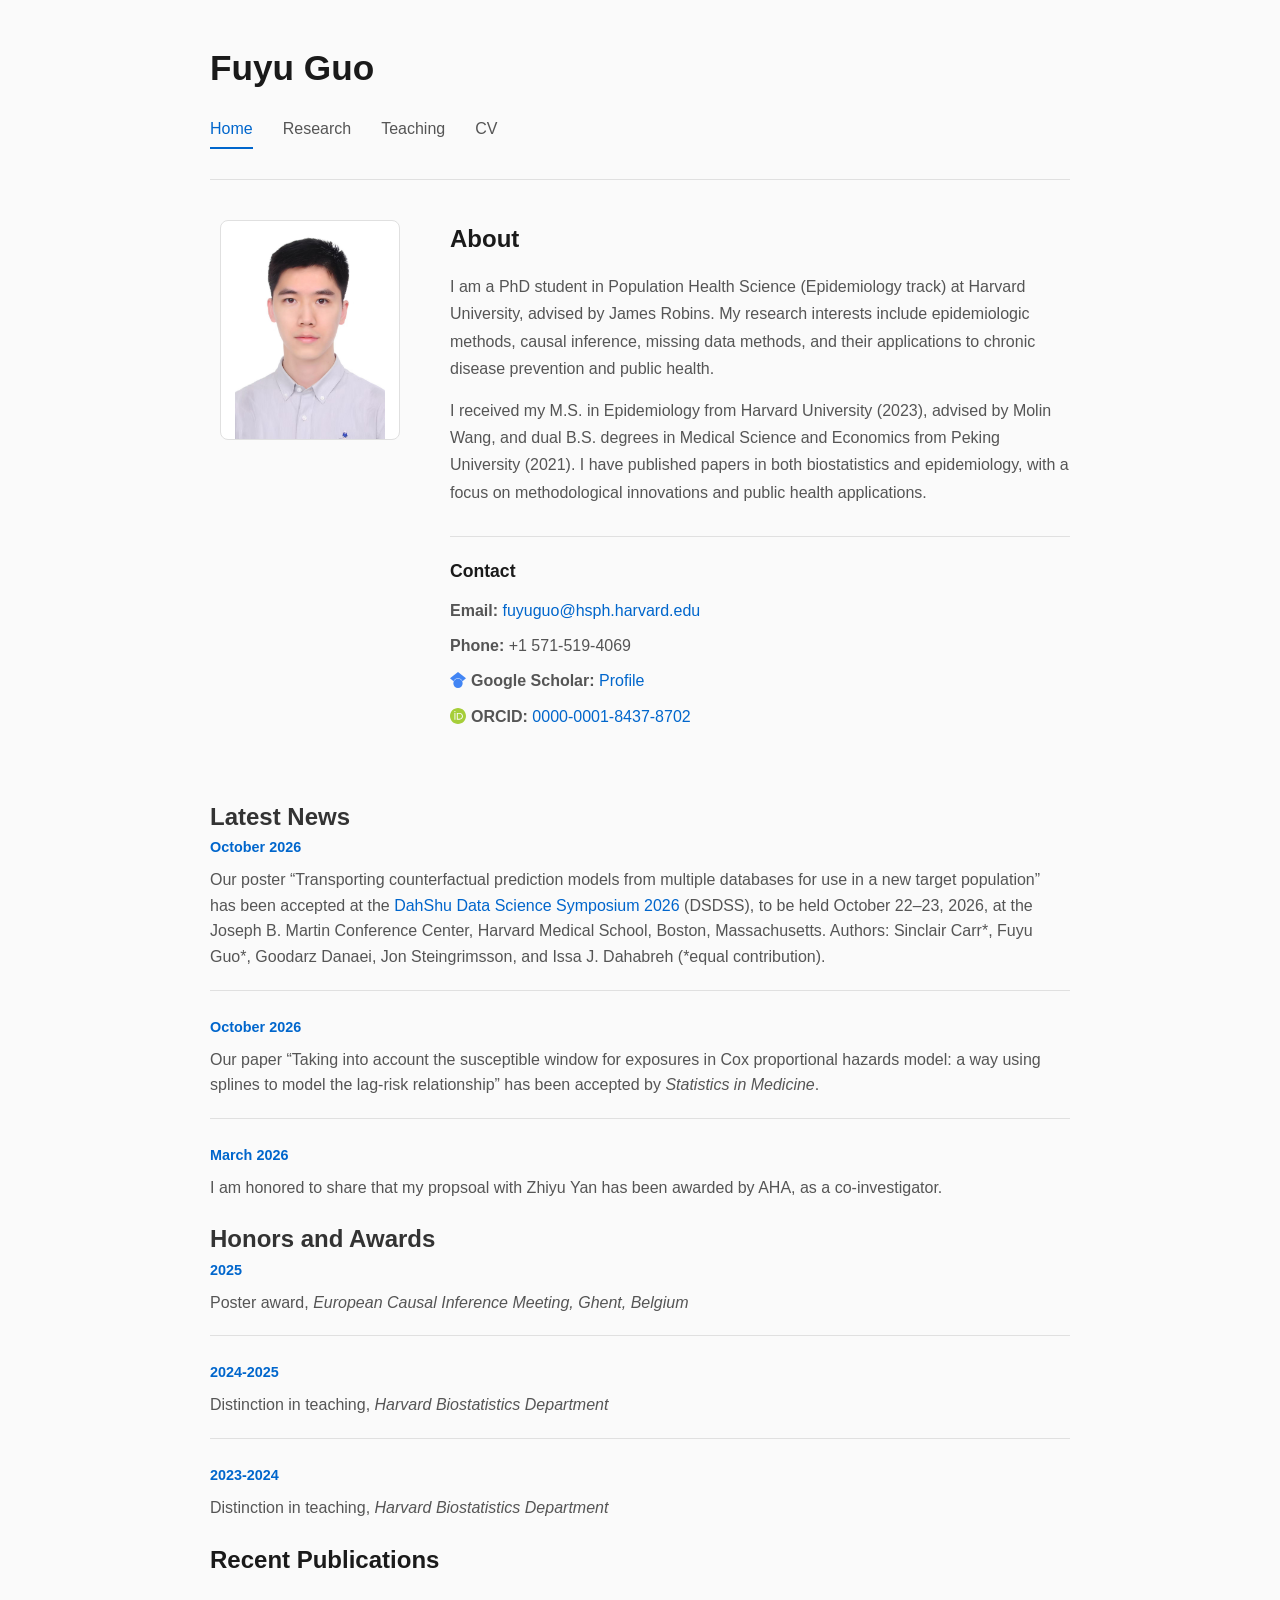
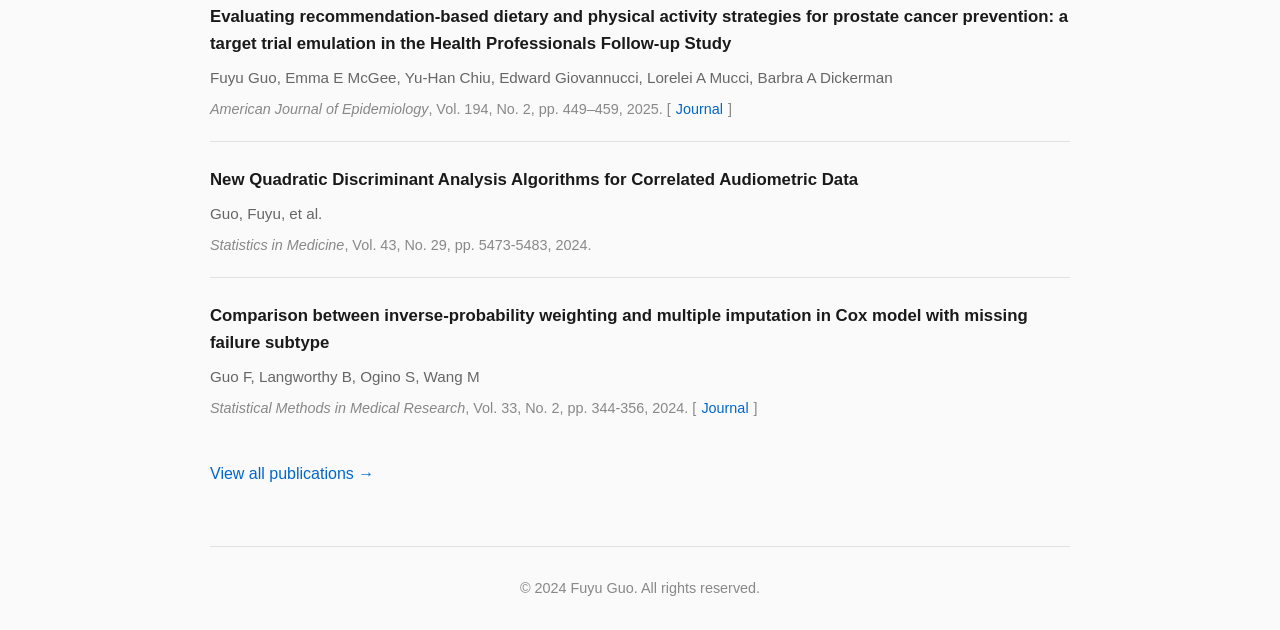
<file: index.html>
<!DOCTYPE html>
<html lang="en">
<head>
    <meta charset="UTF-8">
    <meta name="viewport" content="width=device-width, initial-scale=1.0">
    <title>Fuyu Guo - Harvard University</title>
    <meta name="description" content="I am a PhD student in Population Health Science (Epidemiology track) at Harvard University, advised by James Robins. My research interests include epidemiologic methods, causal inference, missing data methods, and their applications to chronic disease prevention and public health." />
    <meta name="keywords" content="Fuyu Guo, epidemiology, biostatistics, public health, research" />
    <link rel="canonical" href="https://fyguo.github.io/" />
    <link rel="stylesheet" href="styles.css">
</head>
<body>
    <div class="container">
        <header class="header">
            <h1 class="name">Fuyu Guo</h1>
            <nav class="nav">
                <a href="index.html" class="nav-link active">Home</a>
                <a href="research.html" class="nav-link">Research</a>
                <a href="teaching.html" class="nav-link">Teaching</a>
                <a href="CV.pdf" class="nav-link" target="_blank" rel="noopener noreferrer">CV</a>
            </nav>
        </header>

        <script type="application/ld+json">
        {
            "@context": "https://schema.org",
            "@type": "Person",
            "name": "Fuyu Guo",
            "url": "https://fyguo.github.io/",
            "sameAs": [
                "https://scholar.google.com/citations?user=uECVOrYAAAAJ&hl=en",
                "https://orcid.org/0000-0001-8437-8702"
            ]
        }
        </script>

        <main class="content">
            <section class="about">
                <div class="about-image">
                    <img src="profile.jpg" alt="Fuyu Guo" class="profile-img">
                </div>
                <div class="about-text">
                    <h2>About</h2>
                    <p>I am a PhD student in Population Health Science (Epidemiology track) at Harvard University, advised by James Robins. My research interests include epidemiologic methods, causal inference, missing data methods, and their applications to chronic disease prevention and public health.</p>
                    <p>I received my M.S. in Epidemiology from Harvard University (2023), advised by Molin Wang, and dual B.S. degrees in Medical Science and Economics from Peking University (2021). I have published papers in both biostatistics and epidemiology, with a focus on methodological innovations and public health applications.</p>

                    <div class="contact-info">
                        <h3>Contact</h3>
                        <p><strong>Email:</strong> <a href="mailto:fuyuguo@hsph.harvard.edu">fuyuguo@hsph.harvard.edu</a></p>
                        <p><strong>Phone:</strong> +1 571-519-4069</p>
                        <p><svg class="link-icon" width="16" height="16" viewBox="0 0 24 24" aria-hidden="true"><path fill="#4285F4" d="M5.242 13.769L0 9.5 12 0l12 9.5-5.242 4.269C17.548 11.249 14.978 9.5 12 9.5c-2.977 0-5.548 1.748-6.758 4.269zM12 10a7 7 0 1 0 0 14 7 7 0 0 0 0-14z"/></svg><strong>Google Scholar:</strong> <a href="https://scholar.google.com/citations?user=uECVOrYAAAAJ&hl=en" target="_blank">Profile</a></p>
                        <p><svg class="link-icon" width="16" height="16" viewBox="0 0 24 24" aria-hidden="true"><path fill="#A6CE39" d="M12 0C5.372 0 0 5.372 0 12s5.372 12 12 12 12-5.372 12-12S18.628 0 12 0zM7.369 4.378c.525 0 .947.431.947.947s-.422.947-.947.947a.95.95 0 0 1-.947-.947c0-.525.422-.947.947-.947zm-.722 3.038h1.444v10.041H6.647V7.416zm3.562 0h3.9c3.712 0 5.344 2.653 5.344 5.025 0 2.578-2.016 5.025-5.325 5.025h-3.919V7.416zm1.444 1.303v7.444h2.297c3.272 0 4.022-2.484 4.022-3.722 0-2.016-1.284-3.722-4.097-3.722h-2.222z"/></svg><strong>ORCID:</strong> <a href="https://orcid.org/0000-0001-8437-8702" target="_blank">0000-0001-8437-8702</a></p>
                    </div>
                </div>
            </section>

            <section class="news">
                <h2>Latest News</h2>
                <div class="news-list">
                <div class="news-item">
                    <span class="news-date">October 2026</span>
                    <p>Our poster “Transporting counterfactual prediction models from multiple databases for use in a new target population” has been accepted at the <a href="https://2026.dahshu.org/" target="_blank">DahShu Data Science Symposium 2026</a> (DSDSS), to be held October 22–23, 2026, at the Joseph B. Martin Conference Center, Harvard Medical School, Boston, Massachusetts. Authors: Sinclair Carr*, Fuyu Guo*, Goodarz Danaei, Jon Steingrimsson, and Issa J. Dahabreh (*equal contribution).</p>
                </div>
                <div class="news-item">
                    <span class="news-date">October 2026</span>
                    <p>Our paper “Taking into account the susceptible window for exposures in Cox proportional hazards model: a way using splines to model the lag-risk relationship” has been accepted by <em>Statistics in Medicine</em>.</p>
                </div>
                <div class="news-item">
                    <span class="news-date">March 2026</span>
                    <p>I am honored to share that my propsoal with Zhiyu Yan has been awarded by AHA, as a co-investigator.</p>
                </div>
                </div>
            </section>

            <section class="news">
                <h2>Honors and Awards</h2>
                <div class="news-list">
                <div class="news-item">
                    <span class="news-date">2025</span>
                    <p>Poster award, <em>European Causal Inference Meeting, Ghent, Belgium</em></p>
                </div>
                <div class="news-item">
                    <span class="news-date">2024-2025</span>
                    <p>Distinction in teaching, <em>Harvard Biostatistics Department</em></p>
                </div>
                <div class="news-item">
                    <span class="news-date">2023-2024</span>
                    <p>Distinction in teaching, <em>Harvard Biostatistics Department</em></p>
                </div>
                </div>
            </section>

            <section class="publications">
                <h2>Recent Publications</h2>
                <div class="pub-list">
                    <div class="pub-item">
                        <p class="pub-title">
                            <strong>Evaluating recommendation-based dietary and physical activity strategies for prostate cancer prevention: a target trial emulation in the Health Professionals Follow-up Study</strong>
                        </p>
                        <p class="pub-authors">
                            Fuyu Guo, Emma E McGee, Yu-Han Chiu, Edward Giovannucci, Lorelei A Mucci, Barbra A Dickerman
                        </p>
                        <p class="pub-meta">
                            <em>American Journal of Epidemiology</em>, Vol. 194, No. 2, pp. 449–459, 2025.
                            [<a href="https://doi.org/10.1093/aje/kwae184" target="_blank">Journal</a>]
                        </p>
                    </div>
                    <div class="pub-item">
                        <p class="pub-title">
                            <strong>New Quadratic Discriminant Analysis Algorithms for Correlated Audiometric Data</strong>
                        </p>
                        <p class="pub-authors">
                            Guo, Fuyu, et al.
                        </p>
                        <p class="pub-meta">
                            <em>Statistics in Medicine</em>, Vol. 43, No. 29, pp. 5473-5483, 2024.
                            
                        </p>
                    </div>
                    <div class="pub-item">
                        <p class="pub-title">
                            <strong>Comparison between inverse-probability weighting and multiple imputation in Cox model with missing failure subtype</strong>
                        </p>
                        <p class="pub-authors">
                            Guo F, Langworthy B, Ogino S, Wang M
                        </p>
                        <p class="pub-meta">
                            <em>Statistical Methods in Medical Research</em>, Vol. 33, No. 2, pp. 344-356, 2024.
                            [<a href="https://doi.org/10.1177/09622802231226328" target="_blank">Journal</a>]
                        </p>
                    </div>
                </div>
                <p class="more-link"><a href="research.html">View all publications →</a></p>
            </section>
        </main>

        <footer class="footer">
            <p>&copy; 2024 Fuyu Guo. All rights reserved.</p>
        </footer>
    </div>
</body>
</html>
</file>
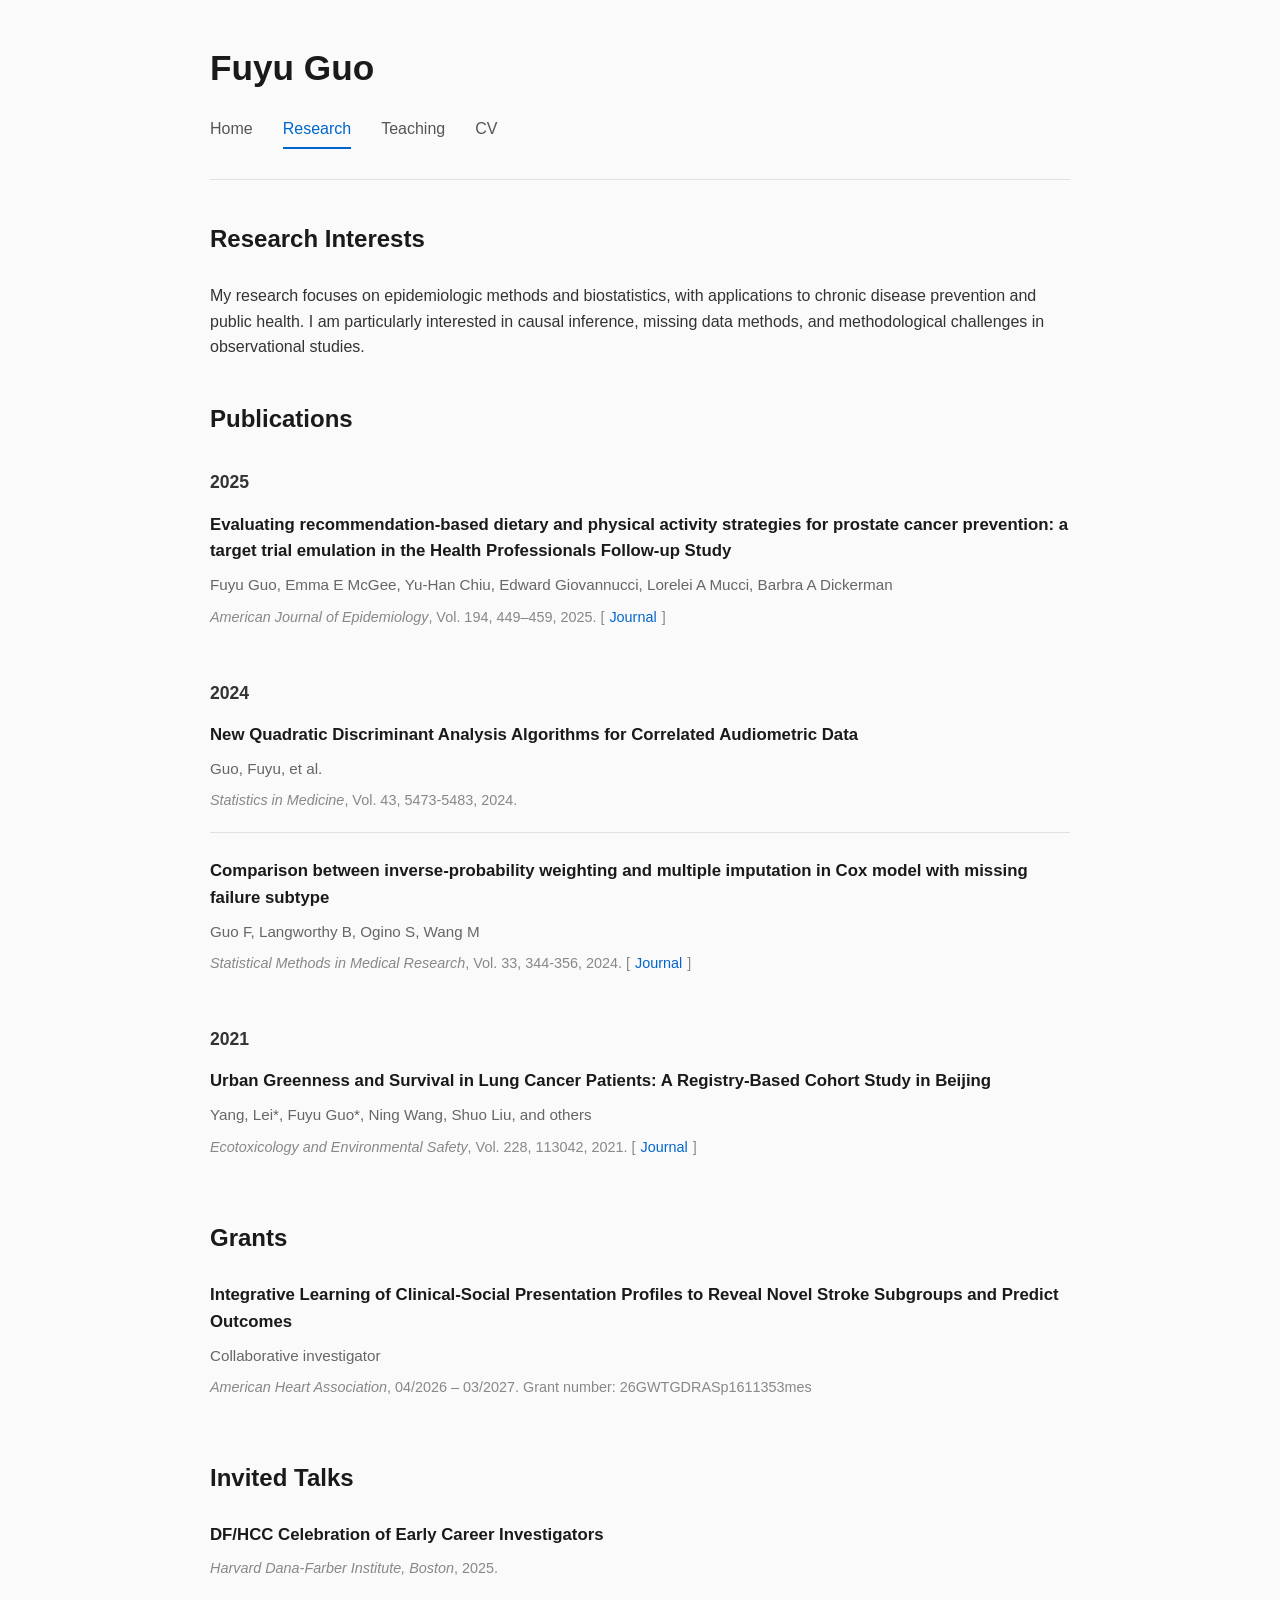
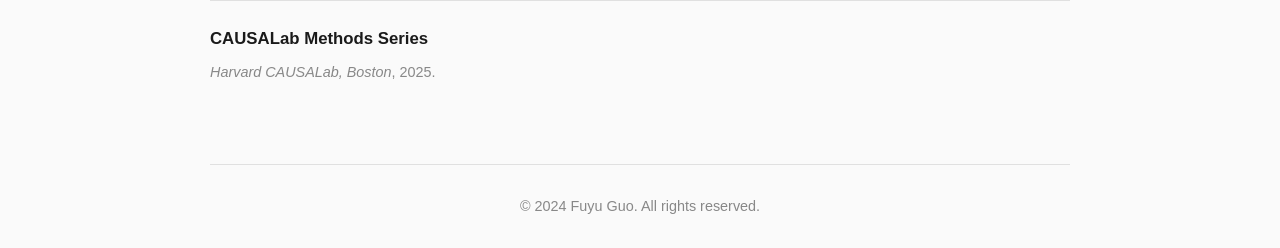
<file: research.html>
<!DOCTYPE html>
<html lang="en">
<head>
    <meta charset="UTF-8">
    <meta name="viewport" content="width=device-width, initial-scale=1.0">
    <title>Research - Fuyu Guo</title>
    <link rel="stylesheet" href="styles.css">
</head>
<body>
    <div class="container">
        <header class="header">
            <h1 class="name">Fuyu Guo</h1>
            <nav class="nav">
                <a href="index.html" class="nav-link">Home</a>
                <a href="research.html" class="nav-link active">Research</a>
                <a href="teaching.html" class="nav-link">Teaching</a>
                <a href="CV.pdf" class="nav-link" target="_blank" rel="noopener noreferrer">CV</a>
            </nav>
        </header>

        <main class="content">
            <section class="publications">
                <h2>Research Interests</h2>
                <p style="margin-bottom: 30px;">
                    My research focuses on epidemiologic methods and biostatistics, with applications to chronic disease prevention and public health. I am particularly interested in causal inference, missing data methods, and methodological challenges in observational studies.
                </p>

                <h2 style="margin-top: 40px;">Publications</h2>
                <h3 style="margin-top: 30px; margin-bottom: 15px; font-size: 1.1em; color: #333;">2025</h3>
<div class="pub-list">
                    <div class="pub-item">
                        <p class="pub-title">
                            <strong>Evaluating recommendation-based dietary and physical activity strategies for prostate cancer prevention: a target trial emulation in the Health Professionals Follow-up Study</strong>
                        </p>
                        <p class="pub-authors">
                            Fuyu Guo, Emma E McGee, Yu-Han Chiu, Edward Giovannucci, Lorelei A Mucci, Barbra A Dickerman
                        </p>
                        <p class="pub-meta">
                            <em>American Journal of Epidemiology</em>, Vol. 194, 449–459, 2025.
                            [<a href="https://doi.org/10.1093/aje/kwae184" target="_blank">Journal</a>]
                        </p>
                    </div>
                </div>
<h3 style="margin-top: 30px; margin-bottom: 15px; font-size: 1.1em; color: #333;">2024</h3>
<div class="pub-list">
                    <div class="pub-item">
                        <p class="pub-title">
                            <strong>New Quadratic Discriminant Analysis Algorithms for Correlated Audiometric Data</strong>
                        </p>
                        <p class="pub-authors">
                            Guo, Fuyu, et al.
                        </p>
                        <p class="pub-meta">
                            <em>Statistics in Medicine</em>, Vol. 43, 5473-5483, 2024.
                            
                        </p>
                    </div>
                    <div class="pub-item">
                        <p class="pub-title">
                            <strong>Comparison between inverse-probability weighting and multiple imputation in Cox model with missing failure subtype</strong>
                        </p>
                        <p class="pub-authors">
                            Guo F, Langworthy B, Ogino S, Wang M
                        </p>
                        <p class="pub-meta">
                            <em>Statistical Methods in Medical Research</em>, Vol. 33, 344-356, 2024.
                            [<a href="https://doi.org/10.1177/09622802231226328" target="_blank">Journal</a>]
                        </p>
                    </div>
                </div>
<h3 style="margin-top: 30px; margin-bottom: 15px; font-size: 1.1em; color: #333;">2021</h3>
<div class="pub-list">
                    <div class="pub-item">
                        <p class="pub-title">
                            <strong>Urban Greenness and Survival in Lung Cancer Patients: A Registry-Based Cohort Study in Beijing</strong>
                        </p>
                        <p class="pub-authors">
                            Yang, Lei*, Fuyu Guo*, Ning Wang, Shuo Liu, and others
                        </p>
                        <p class="pub-meta">
                            <em>Ecotoxicology and Environmental Safety</em>, Vol. 228, 113042, 2021.
                            [<a href="https://doi.org/10.1016/j.ecoenv.2021.113042" target="_blank">Journal</a>]
                        </p>
                    </div>
                </div>


                <h2 style="margin-top: 40px;">Grants</h2>
                <div class="pub-list">
                    <div class="pub-item">
                        <p class="pub-title">
                            <strong>Integrative Learning of Clinical-Social Presentation Profiles to Reveal Novel Stroke Subgroups and Predict Outcomes</strong>
                        </p>
                        <p class="pub-authors">
                            Collaborative investigator
                        </p>
                        <p class="pub-meta">
                            <em>American Heart Association</em>, 04/2026 – 03/2027. Grant number: 26GWTGDRASp1611353mes
                        </p>
                    </div>
                </div>

                <h2 style="margin-top: 40px;">Invited Talks</h2>
                <div class="pub-list">
                    <div class="pub-item">
                        <p class="pub-title">
                            <strong>DF/HCC Celebration of Early Career Investigators</strong>
                        </p>
                        <p class="pub-meta">
                            <em>Harvard Dana-Farber Institute, Boston</em>, 2025.
                        </p>
                    </div>
                    <div class="pub-item">
                        <p class="pub-title">
                            <strong>CAUSALab Methods Series</strong>
                        </p>
                        <p class="pub-meta">
                            <em>Harvard CAUSALab, Boston</em>, 2025.
                        </p>
                    </div>
                </div>
            </section>
        </main>

        <footer class="footer">
            <p>&copy; 2024 Fuyu Guo. All rights reserved.</p>
        </footer>
    </div>
</body>
</html>
</file>
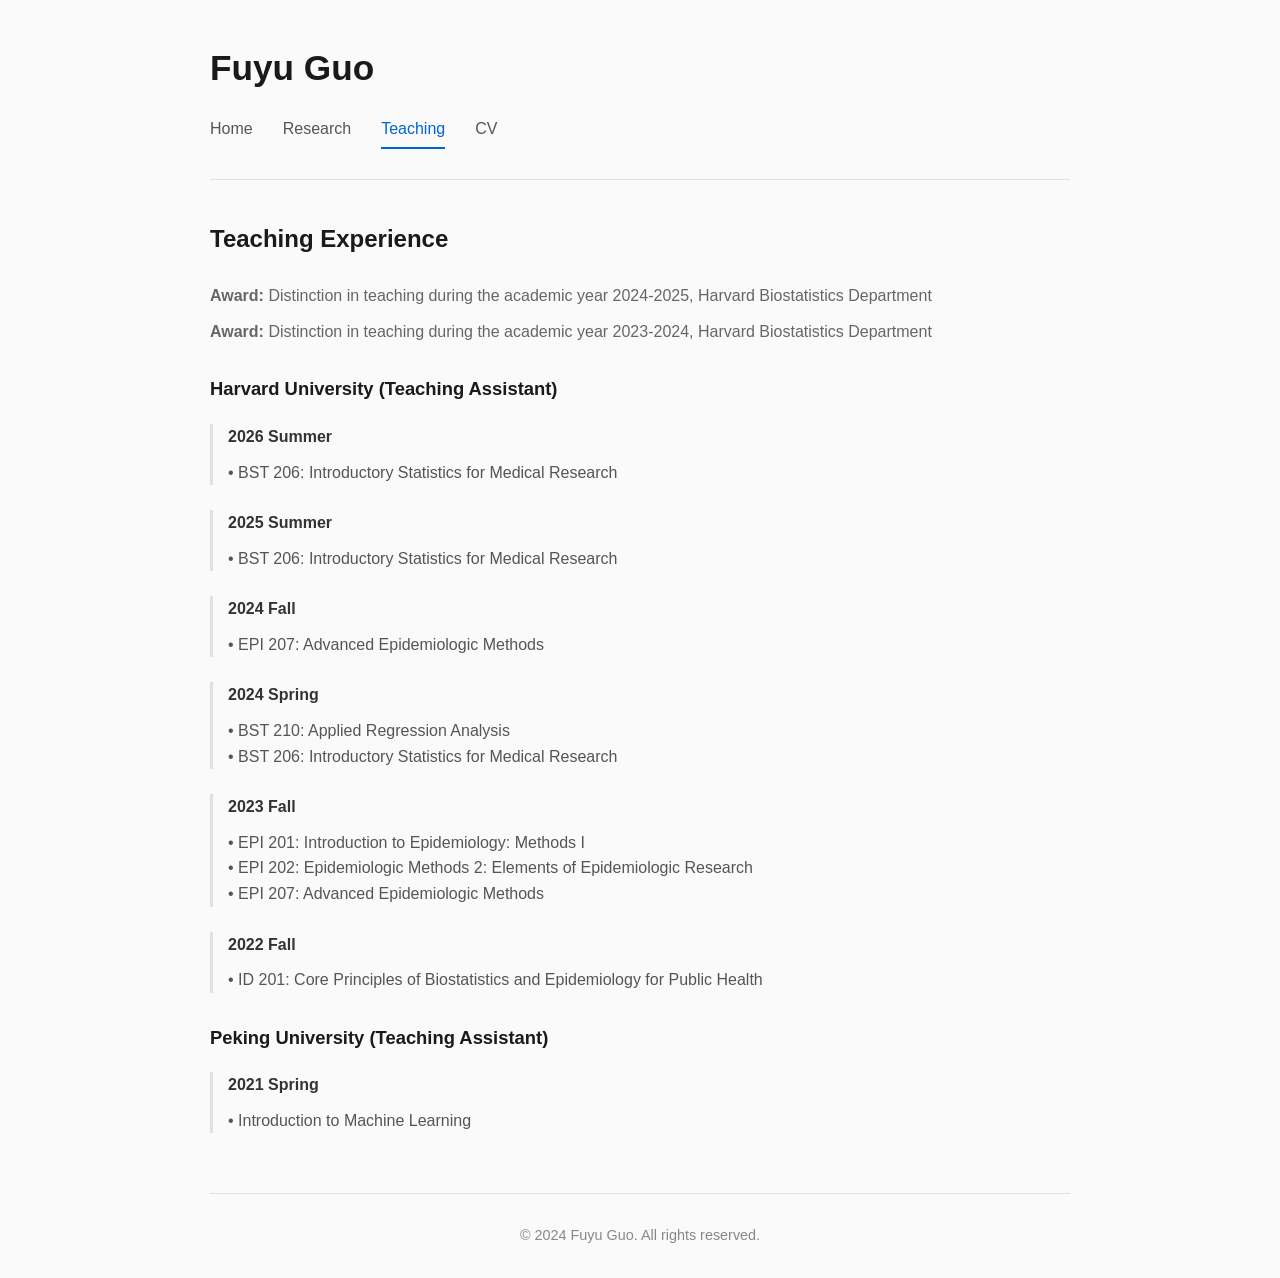
<file: teaching.html>
<!DOCTYPE html>
<html lang="en">
<head>
    <meta charset="UTF-8">
    <meta name="viewport" content="width=device-width, initial-scale=1.0">
    <title>Teaching - Fuyu Guo</title>
    <link rel="stylesheet" href="styles.css">
</head>
<body>
    <div class="container">
        <header class="header">
            <h1 class="name">Fuyu Guo</h1>
            <nav class="nav">
                <a href="index.html" class="nav-link">Home</a>
                <a href="research.html" class="nav-link">Research</a>
                <a href="teaching.html" class="nav-link active">Teaching</a>
                <a href="CV.pdf" class="nav-link" target="_blank" rel="noopener noreferrer">CV</a>
            </nav>
        </header>

        <main class="content">
            <section class="publications">
                <h2>Teaching Experience</h2>
                <p style="margin-bottom: 10px; color: #666; font-weight: 500;">
                    <strong>Award:</strong> Distinction in teaching during the academic year 2024-2025, Harvard Biostatistics Department
                </p>
                <p style="margin-bottom: 10px; color: #666; font-weight: 500;">
                    <strong>Award:</strong> Distinction in teaching during the academic year 2023-2024, Harvard Biostatistics Department
                </p>
                <h3 style="margin-top: 30px; margin-bottom: 20px; font-size: 1.15em; color: #1a1a1a;">Harvard University (Teaching Assistant)</h3>
                <div style="margin-bottom: 25px; padding-left: 15px; border-left: 3px solid #e0e0e0;">
                    <p style="font-weight: 600; color: #333; margin-bottom: 10px;">2026 Summer</p>
                    <ul style="list-style: none; color: #555;">
                        <li>• BST 206: Introductory Statistics for Medical Research</li>
                    </ul>
                </div>
                <div style="margin-bottom: 25px; padding-left: 15px; border-left: 3px solid #e0e0e0;">
                    <p style="font-weight: 600; color: #333; margin-bottom: 10px;">2025 Summer</p>
                    <ul style="list-style: none; color: #555;">
                        <li>• BST 206: Introductory Statistics for Medical Research</li>
                    </ul>
                </div>
                <div style="margin-bottom: 25px; padding-left: 15px; border-left: 3px solid #e0e0e0;">
                    <p style="font-weight: 600; color: #333; margin-bottom: 10px;">2024 Fall</p>
                    <ul style="list-style: none; color: #555;">
                        <li>• EPI 207: Advanced Epidemiologic Methods</li>
                    </ul>
                </div>
                <div style="margin-bottom: 25px; padding-left: 15px; border-left: 3px solid #e0e0e0;">
                    <p style="font-weight: 600; color: #333; margin-bottom: 10px;">2024 Spring</p>
                    <ul style="list-style: none; color: #555;">
                        <li>• BST 210: Applied Regression Analysis</li>
                        <li>• BST 206: Introductory Statistics for Medical Research</li>
                    </ul>
                </div>
                <div style="margin-bottom: 25px; padding-left: 15px; border-left: 3px solid #e0e0e0;">
                    <p style="font-weight: 600; color: #333; margin-bottom: 10px;">2023 Fall</p>
                    <ul style="list-style: none; color: #555;">
                        <li>• EPI 201: Introduction to Epidemiology: Methods I</li>
                        <li>• EPI 202: Epidemiologic Methods 2: Elements of Epidemiologic Research</li>
                        <li>• EPI 207: Advanced Epidemiologic Methods</li>
                    </ul>
                </div>
                <div style="margin-bottom: 25px; padding-left: 15px; border-left: 3px solid #e0e0e0;">
                    <p style="font-weight: 600; color: #333; margin-bottom: 10px;">2022 Fall</p>
                    <ul style="list-style: none; color: #555;">
                        <li>• ID 201: Core Principles of Biostatistics and Epidemiology for Public Health</li>
                    </ul>
                </div>
<h3 style="margin-top: 30px; margin-bottom: 20px; font-size: 1.15em; color: #1a1a1a;">Peking University (Teaching Assistant)</h3>
                <div style="margin-bottom: 25px; padding-left: 15px; border-left: 3px solid #e0e0e0;">
                    <p style="font-weight: 600; color: #333; margin-bottom: 10px;">2021 Spring</p>
                    <ul style="list-style: none; color: #555;">
                        <li>• Introduction to Machine Learning</li>
                    </ul>
                </div>

            </section>
        </main>

        <footer class="footer">
            <p>&copy; 2024 Fuyu Guo. All rights reserved.</p>
        </footer>
    </div>
</body>
</html>
</file>
<file: styles.css>
/* Reset and Base Styles */
* {
    margin: 0;
    padding: 0;
    box-sizing: border-box;
}

html {
    scroll-behavior: smooth;
}

body {
    font-family: -apple-system, BlinkMacSystemFont, "Segoe UI", Helvetica, Arial, sans-serif;
    line-height: 1.6;
    color: #333;
    background-color: #fafafa;
}

/* Container */
.container {
    max-width: 900px;
    margin: 0 auto;
    padding: 0 20px;
}

/* Header and Navigation */
.header {
    border-bottom: 1px solid #e0e0e0;
    padding: 40px 0 30px;
    margin-bottom: 40px;
}

.name {
    font-size: 2.2em;
    font-weight: 700;
    margin-bottom: 20px;
    color: #1a1a1a;
}

.nav {
    display: flex;
    gap: 30px;
    flex-wrap: wrap;
}

.nav-link {
    text-decoration: none;
    color: #555;
    font-weight: 500;
    padding-bottom: 5px;
    border-bottom: 2px solid transparent;
    transition: all 0.3s ease;
}

.nav-link:hover,
.nav-link.active {
    color: #0066cc;
    border-bottom-color: #0066cc;
}

.link-icon {
    width: 1em;
    height: 1em;
    margin-right: 5px;
    vertical-align: -0.125em;
}

/* Main Content */
.content {
    margin-bottom: 60px;
}

.about {
    display: grid;
    grid-template-columns: 200px 1fr;
    gap: 40px;
    margin-bottom: 60px;
    align-items: start;
}

.about-image {
    text-align: center;
}

.profile-img {
    width: 180px;
    height: 220px;
    border-radius: 8px;
    object-fit: contain;
    object-position: center;
    border: 1px solid #e0e0e0;
    background-color: #fff;
}

.about-text h2 {
    font-size: 1.5em;
    margin-bottom: 15px;
    color: #1a1a1a;
}

.about-text p {
    margin-bottom: 15px;
    color: #555;
    line-height: 1.7;
}

.contact-info {
    margin-top: 30px;
    padding-top: 20px;
    border-top: 1px solid #e0e0e0;
}

.contact-info h3 {
    font-size: 1.1em;
    margin-bottom: 12px;
    color: #1a1a1a;
}

.contact-info p {
    margin-bottom: 8px;
    color: #555;
}

.contact-info a {
    color: #0066cc;
    text-decoration: none;
}

.contact-info a:hover {
    text-decoration: underline;
}

/* Publications */
.publications h2 {
    font-size: 1.5em;
    margin-bottom: 25px;
    color: #1a1a1a;
}

.pub-list {
    display: flex;
    flex-direction: column;
    gap: 25px;
}

.pub-item {
    padding-bottom: 20px;
    border-bottom: 1px solid #e0e0e0;
}

.pub-item:last-child {
    border-bottom: none;
}

.pub-title {
    font-size: 1.05em;
    margin-bottom: 8px;
    color: #1a1a1a;
}

.pub-authors {
    font-size: 0.95em;
    color: #666;
    margin-bottom: 8px;
}

.pub-meta {
    font-size: 0.9em;
    color: #888;
}

.pub-meta a {
    color: #0066cc;
    text-decoration: none;
    margin: 0 5px;
}

.pub-meta a:hover {
    text-decoration: underline;
}

.more-link {
    margin-top: 20px;
}

.more-link a {
    color: #0066cc;
    text-decoration: none;
    font-weight: 500;
}

.more-link a:hover {
    text-decoration: underline;
}

/* News Section */
.news-list {
    display: flex;
    flex-direction: column;
    gap: 25px;
}

.news-item {
    padding-bottom: 20px;
    border-bottom: 1px solid #e0e0e0;
}

.news-item:last-child {
    border-bottom: none;
}

.news-date {
    display: block;
    font-weight: 600;
    color: #0066cc;
    margin-bottom: 8px;
    font-size: 0.9em;
}

.news-item p {
    margin: 0;
    color: #555;
    line-height: 1.6;
}

/* Footer */
.footer {
    border-top: 1px solid #e0e0e0;
    padding: 30px 0;
    text-align: center;
    color: #888;
    font-size: 0.9em;
}

/* Responsive Design */
@media (max-width: 768px) {
    .name {
        font-size: 1.8em;
    }

    .nav {
        gap: 15px;
        font-size: 0.9em;
    }

    .about {
        grid-template-columns: 1fr;
        gap: 20px;
    }

    .about-image {
        text-align: left;
    }

    .profile-img {
        width: 150px;
        height: 185px;
    }

    .header {
        padding: 30px 0 20px;
        margin-bottom: 30px;
    }
}

/* Link styles */
a {
    color: #0066cc;
    text-decoration: none;
}

a:hover {
    text-decoration: underline;
}

/* Code blocks (if needed) */
code {
    background-color: #f5f5f5;
    padding: 2px 6px;
    border-radius: 3px;
    font-family: "Monaco", "Menlo", "Ubuntu Mono", monospace;
    font-size: 0.9em;
}

pre {
    background-color: #f5f5f5;
    padding: 15px;
    border-radius: 5px;
    overflow-x: auto;
    margin: 15px 0;
}

pre code {
    background-color: transparent;
    padding: 0;
}
</file>
